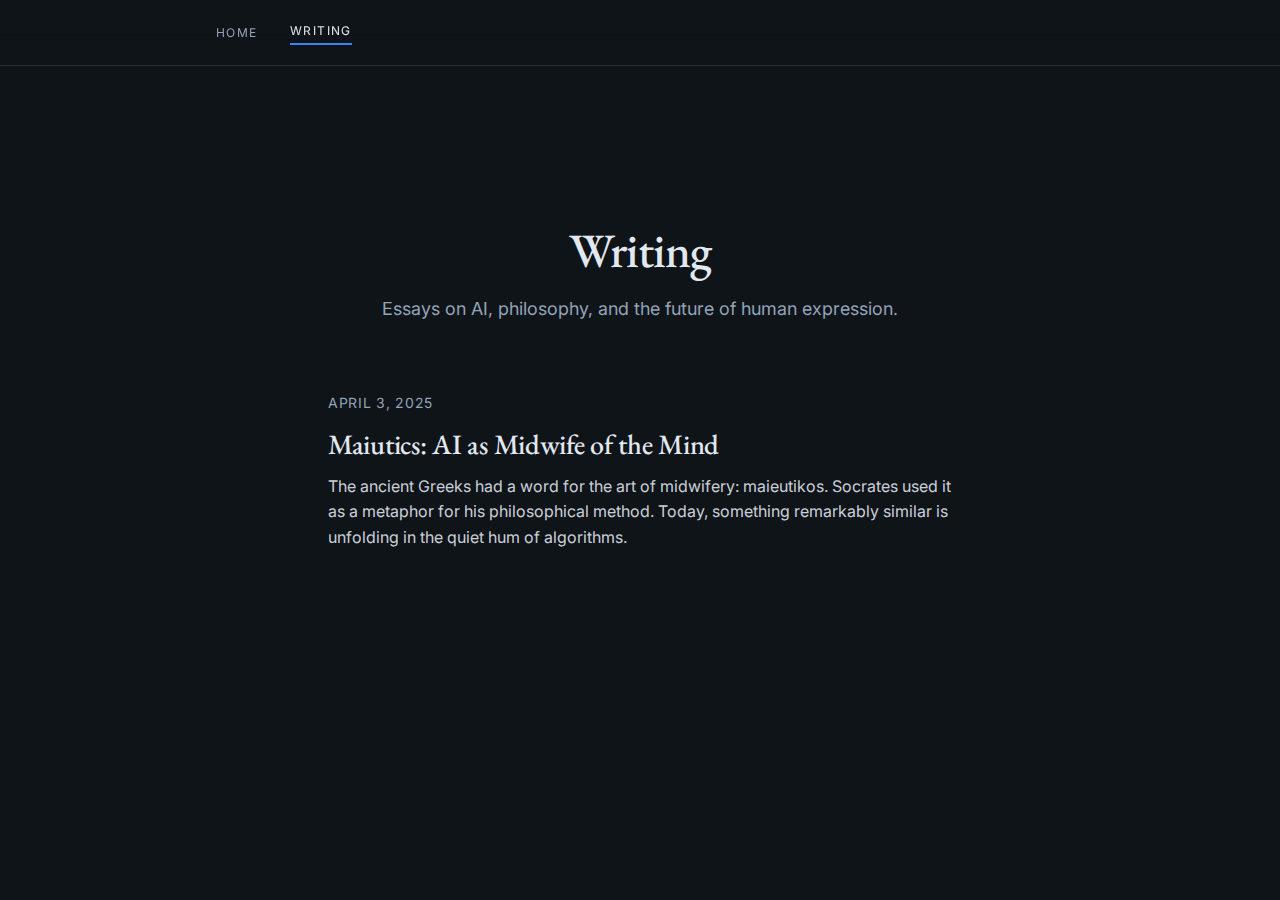
<file: writing.html>
<!DOCTYPE html>
<html lang="en">
<head>
    <meta charset="UTF-8">
    <meta name="viewport" content="width=device-width, initial-scale=1">
    <meta name="description" content="Writing by Shafkat Rahman — essays on AI, philosophy, and technology.">
    <title>Writing — Shafkat Rahman</title>
    <link rel="preconnect" href="https://fonts.googleapis.com">
    <link rel="preconnect" href="https://fonts.gstatic.com" crossorigin>
    <link href="https://fonts.googleapis.com/css2?family=EB+Garamond:wght@500&family=Inter:wght@400;500;600&display=swap" rel="stylesheet">
    <link rel="stylesheet" href="style.css?v=2">
</head>
<body>
    <header class="site-nav" aria-label="Primary">
        <div class="container nav-inner">
            <a class="nav-link" href="/">Home</a>
            <a class="nav-link nav-link-active" href="/writing">Writing</a>
        </div>
    </header>

    <main class="writing-page">
        <div class="container writing-container animate-fade-in">
            <div class="writing-header animate-slide-up">
                <h1>Writing</h1>
                <p class="writing-intro">Essays on AI, philosophy, and the future of human expression.</p>
            </div>

            <div class="writing-list animate-slide-up-delay">
                <article class="writing-item">
                    <a href="/writing/maiutics.html" class="writing-link">
                        <div class="writing-meta">
                            <time datetime="2025-04-03">April 3, 2025</time>
                        </div>
                        <h2 class="writing-title">Maiutics: AI as Midwife of the Mind</h2>
                        <p class="writing-excerpt">
                            The ancient Greeks had a word for the art of midwifery: maieutikos. Socrates used it as a metaphor for his philosophical method. Today, something remarkably similar is unfolding in the quiet hum of algorithms.
                        </p>
                    </a>
                </article>
            </div>
        </div>
    </main>
</body>
</html>
</file>
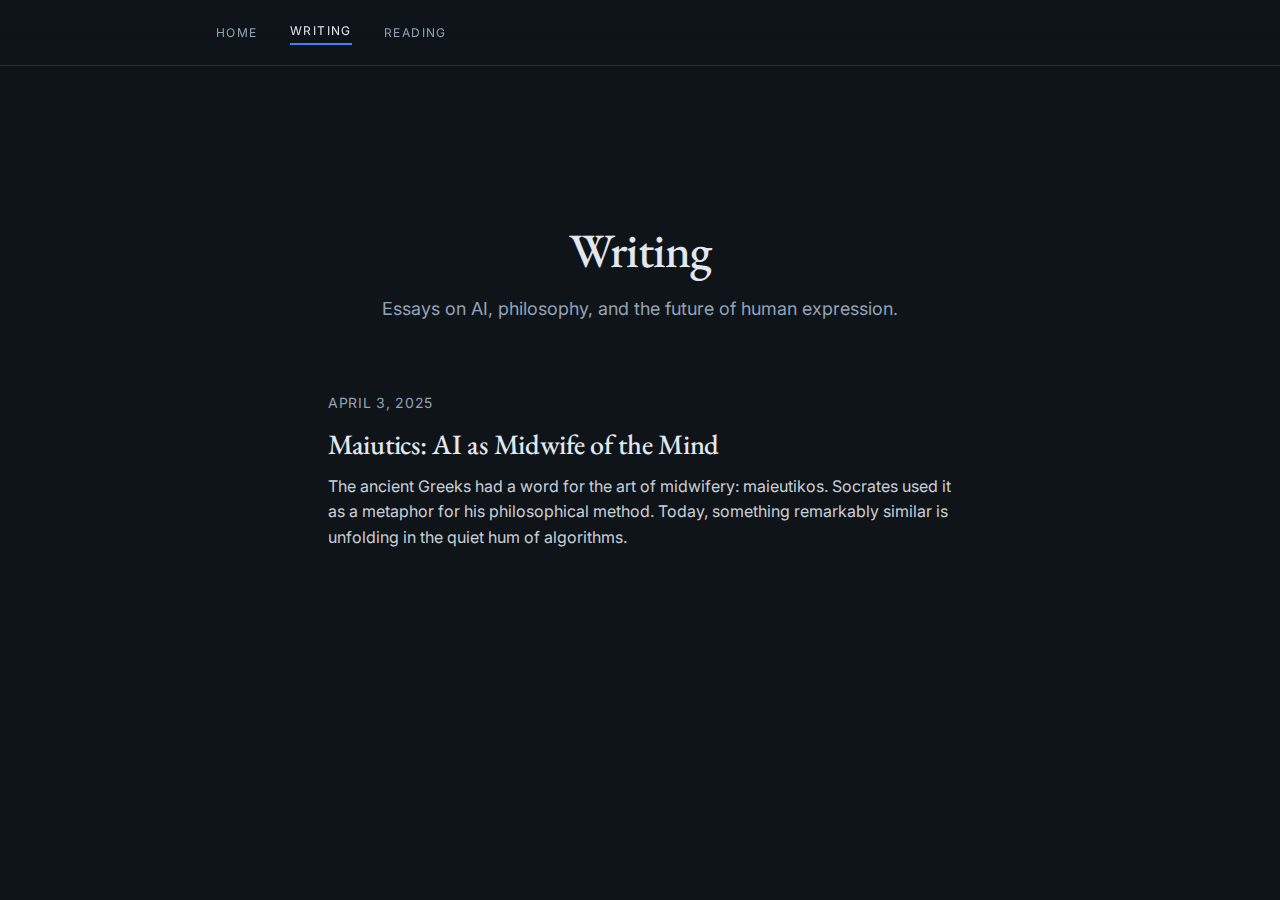
<file: docs/writing.html>
<!DOCTYPE html>
<html lang="en">
<head>
    <meta charset="UTF-8">
    <meta name="viewport" content="width=device-width, initial-scale=1">
    <meta name="description" content="Writing by Shafkat Rahman — essays on AI, philosophy, and technology.">
    <title>Writing — Shafkat Rahman</title>
    <link rel="preconnect" href="https://fonts.googleapis.com">
    <link rel="preconnect" href="https://fonts.gstatic.com" crossorigin>
    <link href="https://fonts.googleapis.com/css2?family=EB+Garamond:wght@500&family=Inter:wght@400;500;600&display=swap" rel="stylesheet">
    <link rel="stylesheet" href="../style.css?v=2">
</head>
<body>
    <header class="site-nav" aria-label="Primary">
        <div class="container nav-inner">
            <a class="nav-link" href="/">Home</a>
            <a class="nav-link nav-link-active" href="/docs/writing.html">Writing</a>
            <a class="nav-link" href="/reading/">Reading</a>
        </div>
    </header>

    <main class="writing-page">
        <div class="container writing-container animate-fade-in">
            <div class="writing-header animate-slide-up">
                <h1>Writing</h1>
                <p class="writing-intro">Essays on AI, philosophy, and the future of human expression.</p>
            </div>

            <div class="writing-list animate-slide-up-delay">
                <article class="writing-item">
                    <a href="/docs/maiutics.html" class="writing-link">
                        <div class="writing-meta">
                            <time datetime="2025-04-03">April 3, 2025</time>
                        </div>
                        <h2 class="writing-title">Maiutics: AI as Midwife of the Mind</h2>
                        <p class="writing-excerpt">
                            The ancient Greeks had a word for the art of midwifery: maieutikos. Socrates used it as a metaphor for his philosophical method. Today, something remarkably similar is unfolding in the quiet hum of algorithms.
                        </p>
                    </a>
                </article>
            </div>
        </div>
    </main>
</body>
</html>
</file>
<file: style.css>
:root {
    /* Dark mode colors (default) */
    --background: #0f1419;
    --background-blur: rgba(15, 20, 25, 0.8);
    --foreground: #e2e8f0;
    --foreground-90: rgba(226, 232, 240, 0.9);
    --muted: #94a3b8;
    --muted-foreground: #94a3b8;
    --primary: #3b82f6;
    --primary-hover: rgba(59, 130, 246, 0.8);
    --border: rgba(148, 163, 184, 0.4);
    --muted-surface: rgba(148, 163, 184, 0.1);

    /* Fonts */
    --font-display: "EB Garamond", serif;
    --font-body: 'Inter', -apple-system, BlinkMacSystemFont, 'Segoe UI', Roboto, sans-serif;

    /* Radius */
    --radius: 0.25rem;
}

/* Light mode colors */
[data-theme="light"] {
    --background: #ffffff;
    --background-blur: rgba(255, 255, 255, 0.8);
    --foreground: #1e293b;
    --foreground-90: rgba(30, 41, 59, 0.9);
    --muted: #64748b;
    --muted-foreground: #64748b;
    --primary: #3b82f6;
    --primary-hover: rgba(59, 130, 246, 0.8);
    --border: rgba(100, 116, 139, 0.2);
    --muted-surface: rgba(100, 116, 139, 0.1);
}

*,
*::before,
*::after {
    box-sizing: border-box;
    border-color: var(--border);
}

html {
    font-size: 16px;
}

body {
    margin: 0;
    min-height: 100vh;
    background-color: var(--background);
    color: var(--foreground);
    font-family: var(--font-body);
    line-height: 1.75;
    display: flex;
    flex-direction: column;
    align-items: center;
    justify-content: center;
    -webkit-font-smoothing: antialiased;
    padding: 6rem 2rem 4rem;
}

a {
    color: var(--primary);
    text-decoration: none;
    transition: color 200ms ease;
}

a:hover,
a:focus-visible {
    color: var(--primary-hover);
    text-decoration: underline;
}

a:focus-visible {
    outline: 2px solid var(--primary);
    outline-offset: 4px;
}

.container {
    width: min(56rem, 100%);
    margin: 0 auto;
    padding: 0 1.5rem;
}

.site-nav {
    position: fixed;
    inset-inline: 0;
    top: 0;
    z-index: 100;
    background: linear-gradient(180deg, var(--background-blur), transparent);
    backdrop-filter: blur(12px);
    border-bottom: 1px solid rgba(148, 163, 184, 0.2);
}

.nav-inner {
    display: flex;
    justify-content: flex-start;
    gap: 2rem;
    align-items: center;
    padding: 1.25rem 1.5rem;
    max-width: 64rem;
}

.nav-link {
    font-size: 0.75rem;
    letter-spacing: 0.12em;
    text-transform: uppercase;
    color: var(--muted);
    transition: color 200ms ease;
}

.nav-link:hover,
.nav-link:focus-visible {
    color: var(--foreground);
    text-decoration: none;
}

.nav-link-active {
    color: var(--foreground);
    position: relative;
    padding-bottom: 0.25rem;
}

.nav-link-active::after {
    content: "";
    position: absolute;
    left: 0;
    right: 0;
    bottom: 0;
    height: 2px;
    background-color: var(--primary);
}

.hero {
    flex: 1;
    display: flex;
    width: 100%;
}

.hero-inner {
    margin: auto;
    max-width: 42rem;
    display: flex;
    flex-direction: column;
    gap: 3rem;
}

.hero-header h1 {
    margin: 0;
    font-family: var(--font-display);
    font-size: clamp(3rem, 8vw, 3.75rem);
    font-weight: 500;
    letter-spacing: -0.02em;
    line-height: 1.1;
    color: var(--foreground);
    text-align: center;
}

.hero-body {
    display: flex;
    flex-direction: column;
    gap: 2rem;
    color: var(--foreground-90);
    font-size: 1.125rem;
    text-align: center;
}

.hero-body p {
    margin: 0;
    line-height: 1.75;
}

.hero-body p.text-muted {
    font-size: 1rem;
    color: var(--muted-foreground);
}

.social-section {
    display: flex;
    flex-direction: column;
    gap: 1.5rem;
    padding-top: 2rem;
    border-top: 1px solid var(--border);
}

.social-links-icons {
    display: flex;
    align-items: center;
    justify-content: center;
    gap: 1.5rem;
}

.social-icon-link {
    display: inline-flex;
    align-items: center;
    justify-content: center;
    width: 2.5rem;
    height: 2.5rem;
    border-radius: var(--radius);
    color: var(--foreground);
    background-color: transparent;
    transition: all 200ms ease;
    position: relative;
}

.social-icon-link:hover,
.social-icon-link:focus-visible {
    background-color: var(--muted-surface);
    color: var(--primary);
    transform: translateY(-1px);
}

.social-icon-link:focus-visible {
    outline: 2px solid var(--primary);
    outline-offset: 2px;
}

.social-icon {
    width: 1.25rem;
    height: 1.25rem;
}

/* Legacy social links for compatibility */
.social-links {
    display: flex;
    flex-wrap: wrap;
    gap: 0.75rem;
    list-style: none;
    padding: 0;
    margin: 0;
}

.social-links a {
    display: inline-flex;
    align-items: center;
    gap: 0.5rem;
    padding: 0.65rem 1.1rem;
    border-radius: 999px;
    border: 1px solid transparent;
    color: var(--foreground);
    background-color: transparent;
    transition: border-color 200ms ease, background-color 200ms ease, transform 200ms ease;
}

.social-links a:hover,
.social-links a:focus-visible {
    background-color: var(--muted-surface);
    border-color: var(--border);
    transform: translateY(-1px);
}

.animate-fade-in {
    animation: fade-in 0.5s ease-out both;
}

.animate-slide-up {
    animation: slide-up 0.6s cubic-bezier(0.34, 1.56, 0.64, 1) both;
}

.animate-slide-up-delay {
    animation: slide-up 0.7s cubic-bezier(0.34, 1.56, 0.64, 1) 0.2s both;
}

.animate-slide-up-delay-2 {
    animation: slide-up 0.8s cubic-bezier(0.34, 1.56, 0.64, 1) 0.4s both;
}

@keyframes fade-in {
    from {
        opacity: 0;
    }
    to {
        opacity: 1;
    }
}

@keyframes slide-up {
    from {
        opacity: 0;
        transform: translateY(20px);
    }
    to {
        opacity: 1;
        transform: translateY(0);
    }
}

/* Additional responsive improvements */
@media (max-width: 640px) {
    .container {
        padding-left: 0.5rem;
        padding-right: 0.5rem;
    }

    .social-links-icons {
        gap: 1rem;
    }

    .social-icon-link {
        width: 2.25rem;
        height: 2.25rem;
    }
}

@media (max-width: 768px) {
    body {
        padding-top: 5.5rem;
        padding-bottom: 3rem;
    }

    .nav-inner {
        gap: 1.5rem;
        padding: 1rem 1.25rem;
    }

    .hero-inner {
        gap: 2.5rem;
    }

    .hero-body {
        font-size: 1.05rem;
    }

    .social-links {
        gap: 0.6rem;
    }

    .social-links a {
        padding: 0.6rem 1rem;
    }
}

@media (max-width: 480px) {
    .container {
        padding: 0 1rem;
    }

    .nav-inner {
        justify-content: center;
    }

    .hero-inner {
        gap: 2rem;
    }

    .hero-body {
        gap: 1.25rem;
    }
}

/* Writing Pages Styles */
.writing-page,
.article-page {
    flex: 1;
    display: flex;
    width: 100%;
    padding-top: 6rem;
}

.writing-container,
.article-container {
    max-width: 42rem;
    margin: 0 auto;
    padding: 2rem 1.5rem 4rem;
}

.writing-header {
    text-align: center;
    margin-bottom: 4rem;
}

.writing-header h1 {
    margin: 0 0 1rem 0;
    font-family: var(--font-display);
    font-size: clamp(2.5rem, 6vw, 3rem);
    font-weight: 500;
    letter-spacing: -0.02em;
    line-height: 1.1;
    color: var(--foreground);
}

.writing-intro {
    font-size: 1.125rem;
    color: var(--muted-foreground);
    margin: 0;
}

.writing-list {
    display: flex;
    flex-direction: column;
    gap: 3rem;
}

.writing-item {
    border-bottom: 1px solid var(--border);
    padding-bottom: 2rem;
}

.writing-item:last-child {
    border-bottom: none;
}

.writing-link {
    display: block;
    color: inherit;
    text-decoration: none;
    transition: transform 200ms ease;
}

.writing-link:hover {
    transform: translateX(4px);
}

.writing-meta {
    margin-bottom: 0.75rem;
}

.writing-meta time {
    font-size: 0.875rem;
    color: var(--muted-foreground);
    text-transform: uppercase;
    letter-spacing: 0.05em;
}

.writing-title {
    margin: 0 0 0.75rem 0;
    font-family: var(--font-display);
    font-size: 1.75rem;
    font-weight: 500;
    letter-spacing: -0.01em;
    line-height: 1.2;
    color: var(--foreground);
    transition: color 200ms ease;
}

.writing-link:hover .writing-title {
    color: var(--primary);
}

.writing-excerpt {
    margin: 0;
    font-size: 1rem;
    line-height: 1.6;
    color: var(--foreground-90);
}

/* Article Page Styles */
.article-header {
    text-align: center;
    margin-bottom: 3rem;
    padding-bottom: 2rem;
    border-bottom: 1px solid var(--border);
}

.article-header h1 {
    margin: 0 0 1rem 0;
    font-family: var(--font-display);
    font-size: clamp(2rem, 6vw, 2.5rem);
    font-weight: 500;
    letter-spacing: -0.02em;
    line-height: 1.2;
    color: var(--foreground);
}

.article-meta {
    display: flex;
    align-items: center;
    justify-content: center;
    gap: 1rem;
}

.article-meta time {
    font-size: 0.875rem;
    color: var(--muted-foreground);
    text-transform: uppercase;
    letter-spacing: 0.05em;
}

.article-content {
    font-size: 1.125rem;
    line-height: 1.75;
    color: var(--foreground-90);
}

.article-content p {
    margin: 0 0 1.5rem 0;
}

.article-content h2 {
    margin: 2.5rem 0 1rem 0;
    font-family: var(--font-display);
    font-size: 1.75rem;
    font-weight: 500;
    letter-spacing: -0.01em;
    line-height: 1.3;
    color: var(--foreground);
}

.article-content h3 {
    margin: 2rem 0 0.75rem 0;
    font-family: var(--font-display);
    font-size: 1.375rem;
    font-weight: 500;
    letter-spacing: -0.01em;
    line-height: 1.3;
    color: var(--foreground);
}

.article-content em {
    font-style: italic;
    color: var(--foreground);
}

.article-content strong {
    font-weight: 600;
    color: var(--foreground);
}

.article-content blockquote {
    margin: 2rem 0;
    padding-left: 1.5rem;
    border-left: 3px solid var(--primary);
    font-style: italic;
    color: var(--muted-foreground);
}

.article-content blockquote p {
    margin: 0.5rem 0;
}

.article-content figure {
    margin: 3rem 0;
}

.article-content figure.article-image {
    display: flex;
    flex-direction: column;
    align-items: center;
    margin: 3rem auto;
    max-width: 100%;
}

.article-content figure.article-image img {
    width: 100%;
    max-width: 800px;
    height: auto;
    border-radius: var(--radius);
    box-shadow: 0 4px 6px -1px rgba(0, 0, 0, 0.1), 0 2px 4px -1px rgba(0, 0, 0, 0.06);
}

.article-content img {
    max-width: 100%;
    height: auto;
    display: block;
    margin: 2rem auto;
    border-radius: var(--radius);
}

.article-quote {
    font-size: 1.25rem;
    font-style: italic;
    color: var(--muted-foreground);
    padding: 1.5rem 0;
    margin: 2rem 0;
    border-left: 3px solid var(--primary);
    padding-left: 1.5rem;
}

.article-footer {
    margin-top: 4rem;
    padding-top: 2rem;
    border-top: 1px solid var(--border);
}

.back-link {
    display: inline-flex;
    align-items: center;
    gap: 0.5rem;
    color: var(--muted-foreground);
    text-decoration: none;
    font-size: 0.9375rem;
    transition: color 200ms ease, transform 200ms ease;
}

.back-link:hover {
    color: var(--primary);
    transform: translateX(-4px);
}

@media (max-width: 768px) {
    .writing-container,
    .article-container {
        padding: 1.5rem 1rem 3rem;
    }

    .writing-header {
        margin-bottom: 3rem;
    }

    .writing-list {
        gap: 2rem;
    }

    .article-content {
        font-size: 1.0625rem;
    }

    .article-content h2 {
        font-size: 1.5rem;
        margin: 2rem 0 0.75rem 0;
    }

    .article-quote {
        font-size: 1.125rem;
        padding-left: 1rem;
        margin: 1.5rem 0;
    }
}

/* Theme Toggle Button */
.theme-toggle {
    position: fixed;
    top: 1.25rem;
    right: 1.5rem;
    z-index: 1000;
    background: var(--muted-surface);
    border: 1px solid var(--border);
    border-radius: 50%;
    width: 2.5rem;
    height: 2.5rem;
    display: flex;
    align-items: center;
    justify-content: center;
    cursor: pointer;
    transition: all 200ms ease;
    backdrop-filter: blur(12px);
}

.theme-toggle:hover {
    background: var(--primary);
    border-color: var(--primary);
    transform: scale(1.1);
}

.theme-toggle:focus-visible {
    outline: 2px solid var(--primary);
    outline-offset: 2px;
}

.theme-toggle svg {
    width: 1.25rem;
    height: 1.25rem;
    color: var(--foreground);
    transition: transform 300ms ease;
}

.theme-toggle:hover svg {
    color: white;
    transform: rotate(180deg);
}

/* Hide/show icons based on theme */
.theme-toggle .sun-icon {
    display: none;
}

[data-theme="light"] .theme-toggle .sun-icon {
    display: block;
}

[data-theme="light"] .theme-toggle .moon-icon {
    display: none;
}

@media (max-width: 768px) {
    .theme-toggle {
        top: 1rem;
        right: 1rem;
        width: 2.25rem;
        height: 2.25rem;
    }

    .theme-toggle svg {
        width: 1.125rem;
        height: 1.125rem;
    }
}

/* Research Article Styles */
.research-article {
    max-width: 50rem;
}

.research-article .article-content {
    font-size: 1.15rem;
    line-height: 1.8;
}

.research-article .article-content h2 {
    margin-top: 3rem;
    margin-bottom: 1.25rem;
    font-size: 1.875rem;
}

.research-article .article-content h3 {
    margin-top: 2.5rem;
    margin-bottom: 1rem;
    font-size: 1.5rem;
}

.research-article .article-content h4 {
    margin-top: 2rem;
    margin-bottom: 0.75rem;
    font-family: var(--font-display);
    font-size: 1.25rem;
    font-weight: 500;
    letter-spacing: -0.01em;
    line-height: 1.3;
    color: var(--foreground);
}

.research-article .article-content ul,
.research-article .article-content ol {
    margin: 1.5rem 0;
    padding-left: 1.75rem;
}

.research-article .article-content li {
    margin: 0.5rem 0;
}

.research-article .article-content code {
    font-family: 'Monaco', 'Courier New', monospace;
    font-size: 0.9em;
    background-color: var(--muted-surface);
    padding: 0.2em 0.4em;
    border-radius: 3px;
    color: var(--foreground);
}

/* Table Styles */
.table-wrapper {
    margin: 2.5rem 0;
    overflow-x: auto;
    -webkit-overflow-scrolling: touch;
}

.research-table {
    width: 100%;
    border-collapse: collapse;
    margin: 0;
    font-size: 0.95rem;
    background-color: var(--background);
}

.research-table caption {
    caption-side: top;
    text-align: left;
    font-family: var(--font-display);
    font-size: 1.125rem;
    font-weight: 500;
    color: var(--foreground);
    margin-bottom: 1rem;
    letter-spacing: -0.01em;
}

.research-table thead {
    background-color: #1f4e79;
}

[data-theme="light"] .research-table thead {
    background-color: #2e74b5;
}

.research-table th {
    padding: 0.875rem 1rem;
    text-align: left;
    font-weight: 600;
    color: #ffffff;
    border-bottom: 2px solid rgba(255, 255, 255, 0.3);
    font-size: 0.875rem;
    text-transform: uppercase;
    letter-spacing: 0.05em;
}

.research-table td {
    padding: 0.75rem 1rem;
    border-bottom: 1px solid var(--border);
    color: var(--foreground-90);
}

.research-table tbody tr:nth-child(even) {
    background-color: var(--muted-surface);
}

.research-table tbody tr:hover {
    background-color: rgba(59, 130, 246, 0.05);
}

.table-source {
    margin-top: 0.75rem;
    font-size: 0.8125rem;
    font-style: italic;
    color: var(--muted-foreground);
    text-align: center;
}

/* Category Title Styles */
.category-title {
    font-size: 0.75rem;
    font-weight: 600;
    letter-spacing: 0.15em;
    text-transform: uppercase;
    color: var(--muted-foreground);
    margin: 3rem 0 1.5rem 0;
    padding-bottom: 0.5rem;
    border-bottom: 1px solid var(--border);
}

.category-title:first-child {
    margin-top: 0;
}

/* Subtitle styles for research articles */
.article-subtitle {
    font-size: 1.125rem;
    color: var(--muted-foreground);
    margin: 0.5rem 0 0 0;
    line-height: 1.5;
}

@media (max-width: 768px) {
    .research-article .article-content {
        font-size: 1.0625rem;
    }

    .research-article .article-content h2 {
        font-size: 1.625rem;
        margin-top: 2.5rem;
    }

    .research-article .article-content h3 {
        font-size: 1.375rem;
        margin-top: 2rem;
    }

    .research-table {
        font-size: 0.875rem;
    }

    .research-table th,
    .research-table td {
        padding: 0.65rem 0.75rem;
    }

    .research-table caption {
        font-size: 1rem;
    }

    .table-wrapper {
        margin: 2rem -0.5rem;
        padding: 0 0.5rem;
    }
}

@media (max-width: 480px) {
    .research-table {
        font-size: 0.8125rem;
    }

    .research-table th,
    .research-table td {
        padding: 0.5rem 0.6rem;
    }
}

/* ==================== */
/* Category Collapse    */
/* Editorial/Literary Aesthetic */
/* ==================== */

.category-section {
    margin-bottom: 3rem;
    position: relative;
}

.category-section:last-child {
    margin-bottom: 0;
}

/* Decorative spine/binding element on the left */
.category-section::before {
    content: '';
    position: absolute;
    left: -1.5rem;
    top: 0;
    width: 2px;
    height: 100%;
    background: linear-gradient(to bottom,
        transparent 0%,
        var(--border) 5%,
        var(--border) 95%,
        transparent 100%);
    opacity: 0.4;
}

.category-header {
    width: 100%;
    display: flex;
    align-items: center;
    justify-content: space-between;
    padding: 1.5rem 2rem 1.5rem 1.75rem;
    background: transparent;
    border: none;
    border-top: 1px solid var(--border);
    border-bottom: 1px solid transparent;
    cursor: pointer;
    transition: all 400ms cubic-bezier(0.23, 1, 0.32, 1);
    position: relative;
    overflow: visible;
}

/* Ornamental corner detail */
.category-header::after {
    content: '◆';
    position: absolute;
    left: 0.25rem;
    top: 50%;
    transform: translateY(-50%);
    font-size: 0.5rem;
    color: var(--muted-foreground);
    opacity: 0;
    transition: all 300ms ease;
}

.category-header:hover::after {
    opacity: 0.6;
    left: 0.5rem;
}

/* Subtle paper texture on hover */
.category-header::before {
    content: '';
    position: absolute;
    inset: -1px;
    background:
        radial-gradient(circle at 20% 50%, var(--muted-surface) 0%, transparent 50%),
        radial-gradient(circle at 80% 50%, var(--muted-surface) 0%, transparent 50%);
    opacity: 0;
    transition: opacity 400ms ease;
    pointer-events: none;
    z-index: -1;
}

.category-header:hover::before {
    opacity: 0.3;
}

.category-header:hover {
    border-bottom-color: var(--border);
    padding-left: 2.25rem;
    background: linear-gradient(90deg,
        transparent 0%,
        var(--muted-surface) 50%,
        transparent 100%);
    background-size: 200% 100%;
    background-position: 0% 0%;
    animation: shimmer 2s ease-in-out infinite;
}

@keyframes shimmer {
    0%, 100% { background-position: 0% 0%; }
    50% { background-position: 100% 0%; }
}

.category-header:focus-visible {
    outline: 2px solid var(--primary);
    outline-offset: 4px;
    border-bottom-color: var(--primary);
}

.category-header:active {
    transform: scale(0.995);
}

.category-header-content {
    display: flex;
    align-items: baseline;
    gap: 1rem;
}

.category-header .category-title {
    margin: 0;
    padding: 0;
    border: none;
    font-family: var(--font-display);
    font-size: 1.5rem;
    font-weight: 500;
    letter-spacing: 0.02em;
    text-transform: none;
    color: var(--foreground);
    transition: all 300ms ease;
    position: relative;
}

/* Subtle underline decoration */
.category-header .category-title::after {
    content: '';
    position: absolute;
    bottom: -2px;
    left: 0;
    width: 0;
    height: 1px;
    background: var(--primary);
    transition: width 400ms cubic-bezier(0.23, 1, 0.32, 1);
}

.category-header:hover .category-title::after {
    width: 100%;
}

/* Editorial-style page number */
.category-count {
    display: inline-flex;
    align-items: baseline;
    font-family: var(--font-display);
    font-size: 0.875rem;
    color: var(--muted-foreground);
    transition: all 300ms ease;
    position: relative;
    font-variant-numeric: oldstyle-nums;
}

.category-count::before {
    content: '·';
    margin-right: 0.5rem;
    opacity: 0.5;
}

.category-count::after {
    content: attr(data-label);
    margin-left: 0.35rem;
    font-size: 0.75rem;
    opacity: 0.7;
    font-style: italic;
}

.category-header:hover .category-count {
    color: var(--primary);
    transform: translateX(2px);
}

/* Chevron - styled as a page corner fold */
.category-chevron {
    width: 1.125rem;
    height: 1.125rem;
    color: var(--muted-foreground);
    transition: all 500ms cubic-bezier(0.23, 1, 0.32, 1);
    flex-shrink: 0;
    opacity: 0.6;
}

.category-header:hover .category-chevron {
    color: var(--primary);
    opacity: 1;
}

.category-header[aria-expanded="true"] .category-chevron {
    transform: rotate(180deg) scale(0.9);
    opacity: 0.5;
}

/* Collapsible content - page unfold effect */
.category-content {
    overflow: hidden;
    transition: all 600ms cubic-bezier(0.23, 1, 0.32, 1);
    position: relative;
}

/* Fold line effect */
.category-content::before {
    content: '';
    position: absolute;
    top: 0;
    left: 0;
    right: 0;
    height: 1px;
    background: linear-gradient(90deg,
        transparent 0%,
        var(--border) 20%,
        var(--border) 80%,
        transparent 100%);
    opacity: 0;
    transition: opacity 400ms ease;
}

.category-content:not([hidden])::before {
    opacity: 0.3;
}

.category-content[hidden] {
    display: block;
    max-height: 0;
    opacity: 0;
    margin-top: 0;
    transform: perspective(1000px) rotateX(-2deg);
    transform-origin: top center;
}

.category-content:not([hidden]) {
    max-height: 5000px;
    opacity: 1;
    margin-top: 2.5rem;
    padding-top: 2rem;
    transform: perspective(1000px) rotateX(0deg);
    animation: page-unfold 600ms cubic-bezier(0.23, 1, 0.32, 1);
}

@keyframes page-unfold {
    0% {
        max-height: 0;
        opacity: 0;
        transform: perspective(1000px) rotateX(-3deg);
        filter: blur(2px);
    }
    40% {
        opacity: 0.3;
    }
    100% {
        max-height: 5000px;
        opacity: 1;
        transform: perspective(1000px) rotateX(0deg);
        filter: blur(0);
    }
}

/* Stagger article animations - elegant cascade */
.category-content .writing-item {
    animation: article-reveal 700ms cubic-bezier(0.23, 1, 0.32, 1) both;
    border-left: 2px solid transparent;
    padding-left: 1rem;
    margin-left: -1rem;
    transition: border-color 300ms ease;
}

.category-content .writing-item:hover {
    border-left-color: var(--primary);
}

.category-content .writing-item:nth-child(1) {
    animation-delay: 100ms;
}

.category-content .writing-item:nth-child(2) {
    animation-delay: 200ms;
}

.category-content .writing-item:nth-child(3) {
    animation-delay: 300ms;
}

.category-content .writing-item:nth-child(4) {
    animation-delay: 400ms;
}

@keyframes article-reveal {
    0% {
        opacity: 0;
        transform: translateY(20px) translateX(-10px);
    }
    60% {
        opacity: 0.8;
    }
    100% {
        opacity: 1;
        transform: translateY(0) translateX(0);
    }
}

/* Reduced motion support */
@media (prefers-reduced-motion: reduce) {
    .category-header,
    .category-content,
    .category-chevron,
    .category-count,
    .category-content .writing-item {
        animation: none !important;
        transition: none !important;
    }

    .category-header::after,
    .category-header::before {
        display: none;
    }

    .category-content[hidden] {
        transform: none;
    }

    .category-content:not([hidden]) {
        transform: none;
    }
}

/* Mobile responsive - maintain editorial sophistication */
@media (max-width: 768px) {
    .category-section {
        margin-bottom: 2.5rem;
    }

    .category-section::before {
        left: -1rem;
    }

    .category-header {
        padding: 1.25rem 1.5rem 1.25rem 1.5rem;
    }

    .category-header:hover {
        padding-left: 2rem;
    }

    .category-header-content {
        gap: 0.75rem;
    }

    .category-header .category-title {
        font-size: 1.25rem;
    }

    .category-count {
        font-size: 0.8125rem;
    }

    .category-count::after {
        font-size: 0.6875rem;
    }

    .category-chevron {
        width: 1rem;
        height: 1rem;
    }

    .category-content:not([hidden]) {
        margin-top: 2rem;
        padding-top: 1.5rem;
    }

    .category-content .writing-item {
        padding-left: 0.75rem;
        margin-left: -0.75rem;
    }
}

@media (max-width: 480px) {
    .category-section {
        margin-bottom: 2rem;
    }

    .category-section::before {
        display: none;
    }

    .category-header {
        padding: 1rem 1.25rem;
    }

    .category-header::after {
        display: none;
    }

    .category-header:hover {
        padding-left: 1.25rem;
    }

    .category-header .category-title {
        font-size: 1.125rem;
        letter-spacing: 0.01em;
    }

    .category-count {
        font-size: 0.75rem;
    }

    .category-count::before {
        margin-right: 0.35rem;
    }

    .category-count::after {
        display: none;
    }

    .category-content:not([hidden]) {
        margin-top: 1.5rem;
        padding-top: 1.25rem;
    }

    .category-content .writing-item {
        padding-left: 0.5rem;
        margin-left: -0.5rem;
    }
}

/* ==================== */
/* Article Enhancements */
/* Editorial Typography & Distinctive Features */
/* ==================== */

/* Dropcap - First letter treatment for essays */
.article-content > p:first-of-type::first-letter {
    float: left;
    font-family: var(--font-display);
    font-size: 4.5rem;
    line-height: 0.85;
    margin: 0.1em 0.15em 0 0;
    color: var(--primary);
    font-weight: 500;
}

/* Enhanced subtitle */
.article-subtitle {
    font-family: var(--font-display);
    font-size: 1.25rem;
    line-height: 1.6;
    color: var(--muted-foreground);
    margin-top: 1rem;
    font-weight: 400;
}

/* Pull quotes - Extract key passages */
.pull-quote {
    font-family: var(--font-display);
    font-size: 1.75rem;
    line-height: 1.4;
    color: var(--foreground);
    margin: 3rem 0;
    padding: 2rem 0;
    border-top: 1px solid var(--border);
    border-bottom: 1px solid var(--border);
    font-style: italic;
    position: relative;
}

.pull-quote::before {
    content: '"';
    position: absolute;
    left: -0.5em;
    top: 1.5rem;
    font-size: 4rem;
    color: var(--primary);
    opacity: 0.3;
    font-family: var(--font-display);
}

.pull-quote cite {
    display: block;
    margin-top: 1rem;
    font-size: 0.875rem;
    font-style: normal;
    color: var(--muted-foreground);
    text-align: right;
}

/* Enhanced blockquotes with ornamental quotes */
blockquote {
    position: relative;
    margin: 2.5rem 0;
    padding: 1.5rem 2rem 1.5rem 3rem;
    border-left: 3px solid var(--primary);
    background: linear-gradient(90deg, var(--muted-surface) 0%, transparent 100%);
    font-style: italic;
}

blockquote::before {
    content: '"';
    position: absolute;
    left: 0.5rem;
    top: 0.25rem;
    font-family: var(--font-display);
    font-size: 3rem;
    color: var(--primary);
    opacity: 0.4;
    line-height: 1;
}

blockquote p {
    margin: 0;
}

blockquote strong {
    font-style: normal;
    color: var(--foreground);
}

/* Section ornaments - Decorative dividers */
.section-ornament {
    text-align: center;
    margin: 4rem 0;
    color: var(--muted-foreground);
    opacity: 0.5;
    font-size: 1rem;
    letter-spacing: 0.5em;
}

.section-ornament::before {
    content: '◆  ◆  ◆';
}

/* Enhanced figures and images */
.article-image {
    margin: 3rem 0;
    text-align: center;
}

.article-image img {
    max-width: 100%;
    height: auto;
    border-radius: var(--radius);
    box-shadow: 0 8px 24px rgba(0, 0, 0, 0.15);
}

.article-image figcaption {
    margin-top: 1rem;
    font-family: var(--font-display);
    font-size: 0.9375rem;
    color: var(--muted-foreground);
    font-style: italic;
}

/* Reading progress indicator */
.reading-progress {
    position: fixed;
    top: 0;
    left: 0;
    width: 0%;
    height: 3px;
    background: linear-gradient(90deg, var(--primary) 0%, var(--primary-hover) 100%);
    z-index: 1000;
    transition: width 150ms ease-out;
}

/* Data callout boxes - For key statistics in research articles */
.data-callout {
    margin: 2.5rem 0;
    padding: 1.75rem 2rem;
    background: var(--muted-surface);
    border-left: 4px solid var(--primary);
    border-radius: 0 var(--radius) var(--radius) 0;
    position: relative;
}

.data-callout::before {
    content: '';
    position: absolute;
    inset: 0;
    background: radial-gradient(circle at top right, var(--primary), transparent 70%);
    opacity: 0.05;
    pointer-events: none;
}

.data-callout-title {
    font-family: var(--font-display);
    font-size: 0.875rem;
    text-transform: uppercase;
    letter-spacing: 0.1em;
    color: var(--primary);
    margin-bottom: 0.75rem;
    font-weight: 600;
}

.data-callout-value {
    font-family: var(--font-display);
    font-size: 2.25rem;
    line-height: 1.2;
    color: var(--foreground);
    font-weight: 500;
    margin-bottom: 0.5rem;
}

.data-callout-description {
    font-size: 0.9375rem;
    color: var(--muted-foreground);
    line-height: 1.6;
}

/* Enhanced research tables */
.research-table {
    position: relative;
}

.research-table caption {
    font-family: var(--font-display);
    font-size: 1rem;
    font-weight: 500;
    text-align: left;
    margin-bottom: 1rem;
    color: var(--foreground);
}

.research-table thead th {
    position: relative;
    font-family: var(--font-display);
    font-weight: 500;
    letter-spacing: 0.05em;
}

.research-table thead th::after {
    content: '';
    position: absolute;
    bottom: 0;
    left: 0;
    right: 0;
    height: 2px;
    background: var(--primary);
}

.research-table tbody tr:hover {
    background: var(--muted-surface);
    transition: background 200ms ease;
}

.research-table tbody tr:hover td:first-child {
    color: var(--primary);
    transition: color 200ms ease;
}

/* Executive summary styling */
.executive-summary {
    margin: 3rem 0;
    padding: 2.5rem;
    background: linear-gradient(135deg, var(--muted-surface) 0%, transparent 100%);
    border: 1px solid var(--border);
    border-radius: var(--radius);
    position: relative;
    overflow: hidden;
}

.executive-summary::before {
    content: '';
    position: absolute;
    top: 0;
    left: 0;
    width: 4px;
    height: 100%;
    background: var(--primary);
}

.executive-summary h2:first-child {
    margin-top: 0;
    font-size: 1.5rem;
}

/* Key insights box */
.insight-box {
    margin: 2.5rem 0;
    padding: 1.5rem 2rem;
    background: var(--background);
    border: 1px solid var(--border);
    border-radius: var(--radius);
    box-shadow: 0 4px 12px rgba(0, 0, 0, 0.08);
}

.insight-box::before {
    content: '✦';
    display: block;
    font-size: 1.5rem;
    color: var(--primary);
    margin-bottom: 1rem;
    opacity: 0.6;
}

.insight-box-title {
    font-family: var(--font-display);
    font-size: 1.125rem;
    font-weight: 500;
    margin-bottom: 1rem;
    color: var(--foreground);
}

/* Article quote callouts - highlighted passages */
.article-quote {
    font-family: var(--font-display);
    font-size: 1.375rem;
    line-height: 1.5;
    margin: 2.5rem 0;
    padding: 1.5rem 2rem;
    background: linear-gradient(90deg, var(--muted-surface) 0%, transparent 100%);
    border-left: 3px solid var(--primary);
    font-style: italic;
    color: var(--foreground-90);
}

/* Smooth scroll behavior */
html {
    scroll-behavior: smooth;
}

/* Anchor links within articles */
.article-content h2[id],
.article-content h3[id] {
    scroll-margin-top: 6rem;
}

/* Scroll-triggered fade-in animations */
@keyframes fade-in-up-scroll {
    from {
        opacity: 0;
        transform: translateY(30px);
    }
    to {
        opacity: 1;
        transform: translateY(0);
    }
}

.scroll-reveal {
    animation: fade-in-up-scroll 0.8s cubic-bezier(0.23, 1, 0.32, 1) both;
}

/* Article metadata enhancement */
.article-meta {
    display: flex;
    align-items: center;
    gap: 1rem;
    margin-top: 1.5rem;
    font-size: 0.9375rem;
    color: var(--muted-foreground);
}

.article-meta::before {
    content: '';
    width: 2rem;
    height: 1px;
    background: var(--border);
}

.article-meta time {
    font-family: var(--font-display);
    font-style: italic;
}

/* Reading time estimate */
.reading-time {
    display: inline-flex;
    align-items: center;
    gap: 0.5rem;
    color: var(--muted-foreground);
    font-size: 0.875rem;
}

.reading-time::before {
    content: '·';
}

/* Responsive refinements for article enhancements */
@media (max-width: 768px) {
    .article-content > p:first-of-type::first-letter {
        font-size: 3.5rem;
        margin: 0.05em 0.1em 0 0;
    }

    .pull-quote {
        font-size: 1.375rem;
        padding: 1.5rem 0;
        margin: 2rem 0;
    }

    .pull-quote::before {
        font-size: 3rem;
        top: 1rem;
    }

    blockquote {
        padding: 1.25rem 1.5rem 1.25rem 2.5rem;
    }

    blockquote::before {
        font-size: 2.5rem;
    }

    .data-callout {
        padding: 1.5rem;
    }

    .data-callout-value {
        font-size: 1.875rem;
    }

    .article-quote {
        font-size: 1.125rem;
        padding: 1.25rem 1.5rem;
    }

    .insight-box {
        padding: 1.25rem 1.5rem;
    }
}

@media (max-width: 480px) {
    .article-content > p:first-of-type::first-letter {
        font-size: 3rem;
    }

    .pull-quote {
        font-size: 1.125rem;
        margin: 1.5rem 0;
    }

    .pull-quote::before {
        display: none;
    }

    .article-subtitle {
        font-size: 1.125rem;
    }

    .section-ornament {
        margin: 3rem 0;
        font-size: 0.875rem;
    }

    .data-callout-value {
        font-size: 1.5rem;
    }
}

/* ==================== */
/* Research Article Special Boxes */
/* Editorial Sophistication: Bloomberg Terminal × The Economist */
/* ==================== */

/* Shared box styling with refined depth */
.key-insight,
.highlight-box,
.warning-box,
.economics-box {
    position: relative;
    padding: 2rem 2.5rem;
    margin: 3rem 0;
    border-radius: 2px;
    overflow: hidden;
    transition: all 400ms cubic-bezier(0.23, 1, 0.32, 1);
    box-shadow:
        0 1px 2px rgba(0, 0, 0, 0.04),
        0 4px 8px rgba(0, 0, 0, 0.02);
}

.key-insight:hover,
.highlight-box:hover,
.warning-box:hover,
.economics-box:hover {
    box-shadow:
        0 2px 4px rgba(0, 0, 0, 0.08),
        0 8px 16px rgba(0, 0, 0, 0.04);
    transform: translateY(-1px);
}

/* Subtle noise texture overlay for premium feel */
.key-insight::after,
.highlight-box::after,
.warning-box::after,
.economics-box::after {
    content: '';
    position: absolute;
    inset: 0;
    background-image:
        repeating-linear-gradient(0deg, transparent, transparent 2px, rgba(255, 255, 255, 0.01) 2px, rgba(255, 255, 255, 0.01) 4px);
    pointer-events: none;
    mix-blend-mode: overlay;
    opacity: 0.3;
}

/* Key Insight Box - Primary highlight with animated accent */
.key-insight {
    background: linear-gradient(135deg,
        rgba(59, 130, 246, 0.12) 0%,
        rgba(139, 92, 246, 0.08) 100%);
    border-left: 3px solid transparent;
    border-image: linear-gradient(180deg, #3b82f6 0%, #8b5cf6 100%) 1;
    font-size: 1.0625rem;
    line-height: 1.75;
}

[data-theme="light"] .key-insight {
    background: linear-gradient(135deg,
        rgba(59, 130, 246, 0.06) 0%,
        rgba(139, 92, 246, 0.04) 100%);
}

/* Decorative corner accent */
.key-insight::before {
    content: '';
    position: absolute;
    top: 0;
    left: 0;
    width: 48px;
    height: 48px;
    background: linear-gradient(135deg, var(--primary) 0%, transparent 100%);
    opacity: 0.15;
    clip-path: polygon(0 0, 100% 0, 0 100%);
}

/* Animated pulse on key insights */
@keyframes insight-pulse {
    0%, 100% {
        border-image-source: linear-gradient(180deg, #3b82f6 0%, #8b5cf6 100%);
    }
    50% {
        border-image-source: linear-gradient(180deg, #8b5cf6 0%, #3b82f6 100%);
    }
}

.key-insight {
    animation: insight-pulse 8s ease-in-out infinite;
}

.key-insight strong {
    color: var(--primary);
    font-weight: 600;
    position: relative;
}

.key-insight strong::after {
    content: '';
    position: absolute;
    bottom: -2px;
    left: 0;
    width: 100%;
    height: 1px;
    background: linear-gradient(90deg, var(--primary) 0%, transparent 100%);
    opacity: 0.4;
}

/* Highlight Box - Informational with corner brackets */
.highlight-box {
    background: rgba(59, 130, 246, 0.06);
    border-left: 3px solid var(--primary);
    border-top: 1px solid rgba(59, 130, 246, 0.2);
    border-right: 1px solid rgba(59, 130, 246, 0.1);
    border-bottom: 1px solid rgba(59, 130, 246, 0.15);
}

[data-theme="light"] .highlight-box {
    background: rgba(59, 130, 246, 0.04);
}

/* Terminal-style corner brackets */
.highlight-box::before {
    content: '┌';
    position: absolute;
    top: 0.75rem;
    left: 0.75rem;
    font-size: 1.25rem;
    color: var(--primary);
    opacity: 0.4;
    font-family: 'Monaco', monospace;
    line-height: 1;
}

.highlight-box h4 {
    margin: 0 0 1rem 0;
    color: var(--primary);
    font-size: 0.875rem;
    font-weight: 600;
    text-transform: uppercase;
    letter-spacing: 0.1em;
    font-family: var(--font-body);
}

/* Warning Box - Critical information with attention signal */
.warning-box {
    background:
        linear-gradient(90deg, rgba(239, 68, 68, 0.08) 0%, rgba(239, 68, 68, 0.04) 100%);
    border-left: 3px solid #ef4444;
    border-top: 1px solid rgba(239, 68, 68, 0.2);
}

[data-theme="light"] .warning-box {
    background:
        linear-gradient(90deg, rgba(239, 68, 68, 0.05) 0%, rgba(239, 68, 68, 0.02) 100%);
}

/* Animated warning indicator */
.warning-box::before {
    content: '⚠';
    position: absolute;
    top: 1.75rem;
    right: 1.75rem;
    font-size: 1.5rem;
    opacity: 0.25;
    animation: warning-pulse 2s ease-in-out infinite;
}

@keyframes warning-pulse {
    0%, 100% { opacity: 0.25; transform: scale(1); }
    50% { opacity: 0.4; transform: scale(1.05); }
}

.warning-box h4 {
    margin: 0 0 1rem 0;
    color: #ef4444;
    font-size: 0.875rem;
    font-weight: 700;
    text-transform: uppercase;
    letter-spacing: 0.08em;
    font-family: var(--font-body);
}

/* Economics Box - Financial data with grid aesthetic */
.economics-box {
    background: rgba(16, 185, 129, 0.06);
    border-left: 3px solid #10b981;
    border-top: 1px solid rgba(16, 185, 129, 0.2);
}

[data-theme="light"] .economics-box {
    background: rgba(16, 185, 129, 0.04);
}

/* Subtle grid pattern for data aesthetic */
.economics-box::after {
    background-image:
        linear-gradient(rgba(16, 185, 129, 0.03) 1px, transparent 1px),
        linear-gradient(90deg, rgba(16, 185, 129, 0.03) 1px, transparent 1px);
    background-size: 20px 20px;
    mix-blend-mode: normal;
    opacity: 0.5;
}

.economics-box h4 {
    margin: 0 0 1rem 0;
    color: #10b981;
    font-size: 0.875rem;
    font-weight: 600;
    text-transform: uppercase;
    letter-spacing: 0.1em;
    font-family: var(--font-body);
}

/* Calculation Box - Terminal aesthetic with monospace perfection */
.calculation {
    background: rgba(251, 191, 36, 0.05);
    padding: 1.5rem 2rem;
    margin: 2rem 0;
    font-family: 'SF Mono', 'Monaco', 'Cascadia Code', 'Courier New', monospace;
    font-size: 0.9375rem;
    line-height: 1.7;
    border: 1px solid rgba(251, 191, 36, 0.25);
    border-radius: 3px;
    position: relative;
    overflow: hidden;
    box-shadow:
        inset 0 1px 2px rgba(0, 0, 0, 0.05),
        0 1px 3px rgba(0, 0, 0, 0.03);
}

[data-theme="light"] .calculation {
    background: rgba(251, 191, 36, 0.04);
    border-color: rgba(251, 191, 36, 0.3);
}

/* Terminal cursor effect */
.calculation::before {
    content: '>';
    position: absolute;
    left: 0.75rem;
    top: 0.75rem;
    color: #f59e0b;
    font-weight: 700;
    opacity: 0.5;
    font-size: 0.875rem;
}

.calculation::after {
    content: '';
    position: absolute;
    inset: 0;
    background:
        repeating-linear-gradient(
            0deg,
            transparent,
            transparent 2px,
            rgba(251, 191, 36, 0.02) 2px,
            rgba(251, 191, 36, 0.02) 4px
        );
    pointer-events: none;
}

.calculation strong {
    color: #f59e0b;
    font-weight: 700;
}

/* Section Introduction - Refined editorial lead */
.section-intro {
    font-size: 1.1875rem;
    color: var(--muted-foreground);
    margin-bottom: 2.5rem;
    font-style: italic;
    line-height: 1.75;
    position: relative;
    padding-left: 2rem;
    border-left: 2px solid var(--border);
}

.section-intro::before {
    content: '"';
    position: absolute;
    left: -0.5rem;
    top: -0.5rem;
    font-size: 4rem;
    font-family: var(--font-display);
    color: var(--primary);
    opacity: 0.15;
    line-height: 1;
}

/* Table of Contents - Interactive navigation instrument */
.toc {
    background:
        linear-gradient(135deg,
            rgba(59, 130, 246, 0.03) 0%,
            transparent 100%);
    padding: 2.5rem;
    margin: 3.5rem 0;
    border: 1px solid var(--border);
    border-radius: 3px;
    position: relative;
    overflow: hidden;
    box-shadow:
        0 2px 8px rgba(0, 0, 0, 0.04),
        inset 0 1px 0 rgba(255, 255, 255, 0.05);
}

[data-theme="light"] .toc {
    background:
        linear-gradient(135deg,
            rgba(59, 130, 246, 0.02) 0%,
            transparent 100%);
}

/* Corner accent marks */
.toc::before,
.toc::after {
    content: '';
    position: absolute;
    width: 24px;
    height: 24px;
    border: 2px solid var(--primary);
    opacity: 0.2;
}

.toc::before {
    top: 1rem;
    left: 1rem;
    border-right: none;
    border-bottom: none;
}

.toc::after {
    bottom: 1rem;
    right: 1rem;
    border-left: none;
    border-top: none;
}

.toc h3 {
    margin: 0 0 1.75rem 0;
    font-size: 1.125rem;
    font-weight: 600;
    color: var(--foreground);
    text-transform: uppercase;
    letter-spacing: 0.08em;
    font-family: var(--font-body);
    position: relative;
    padding-bottom: 0.75rem;
}

.toc h3::after {
    content: '';
    position: absolute;
    bottom: 0;
    left: 0;
    width: 60px;
    height: 2px;
    background: linear-gradient(90deg, var(--primary) 0%, transparent 100%);
}

.toc ul {
    list-style: none;
    padding-left: 0;
    margin: 0;
    position: relative;
}

/* Vertical progress line */
.toc ul::before {
    content: '';
    position: absolute;
    left: 0;
    top: 0;
    bottom: 0;
    width: 2px;
    background: linear-gradient(180deg,
        var(--border) 0%,
        var(--border) 50%,
        transparent 100%);
}

.toc li {
    padding: 0.875rem 0;
    padding-left: 2rem;
    position: relative;
    transition: all 200ms ease;
}

/* Section number indicators */
.toc li::before {
    content: '';
    position: absolute;
    left: -3px;
    top: 50%;
    transform: translateY(-50%);
    width: 8px;
    height: 8px;
    background: var(--background);
    border: 2px solid var(--border);
    border-radius: 50%;
    transition: all 300ms cubic-bezier(0.34, 1.56, 0.64, 1);
    z-index: 1;
}

.toc li:hover::before {
    background: var(--primary);
    border-color: var(--primary);
    transform: translateY(-50%) scale(1.3);
    box-shadow: 0 0 0 4px rgba(59, 130, 246, 0.2);
}

.toc a {
    color: var(--foreground-90);
    font-weight: 500;
    text-decoration: none;
    display: flex;
    align-items: baseline;
    gap: 0.5rem;
    transition: all 250ms cubic-bezier(0.34, 1.56, 0.64, 1);
    font-size: 0.9375rem;
    line-height: 1.5;
}

.toc a:hover {
    color: var(--primary);
    transform: translateX(4px);
}

/* Citation superscript - refined academic styling */
.citation {
    font-size: 0.75em;
    color: var(--primary);
    vertical-align: super;
    font-weight: 700;
    padding: 0 0.15em;
    transition: all 200ms ease;
}

.citation:hover {
    color: var(--primary-hover);
}

/* Responsive adjustments - refined scaling */
@media (max-width: 768px) {
    .key-insight,
    .highlight-box,
    .warning-box,
    .economics-box {
        padding: 1.5rem 1.75rem;
        margin: 2.5rem 0;
    }

    .calculation {
        padding: 1.25rem 1.5rem;
        font-size: 0.875rem;
    }

    .section-intro {
        font-size: 1.0625rem;
        padding-left: 1.5rem;
    }

    .section-intro::before {
        font-size: 3rem;
    }

    .toc {
        padding: 2rem;
        margin: 2.5rem 0;
    }

    .toc h3 {
        font-size: 1rem;
    }

    .toc a {
        font-size: 0.875rem;
    }
}

@media (max-width: 480px) {
    .key-insight,
    .highlight-box,
    .warning-box,
    .economics-box {
        padding: 1.25rem 1.5rem;
        margin: 2rem 0;
    }

    .key-insight::before {
        width: 32px;
        height: 32px;
    }

    .highlight-box::before {
        font-size: 1rem;
        top: 0.5rem;
        left: 0.5rem;
    }

    .warning-box::before {
        font-size: 1.25rem;
        top: 1.25rem;
        right: 1.25rem;
    }

    .calculation {
        padding: 1rem 1.25rem;
        font-size: 0.8125rem;
    }

    .section-intro {
        font-size: 1rem;
        padding-left: 1.25rem;
    }

    .section-intro::before {
        font-size: 2.5rem;
        left: -0.35rem;
    }

    .toc {
        padding: 1.5rem;
        margin: 2rem 0;
    }

    .toc::before,
    .toc::after {
        width: 16px;
        height: 16px;
    }

    .toc::before {
        top: 0.75rem;
        left: 0.75rem;
    }

    .toc::after {
        bottom: 0.75rem;
        right: 0.75rem;
    }

    .toc h3 {
        font-size: 0.9375rem;
        margin-bottom: 1.25rem;
    }

    .toc li {
        padding-left: 1.5rem;
        padding-top: 0.75rem;
        padding-bottom: 0.75rem;
    }

    .toc a {
        font-size: 0.8125rem;
    }
}

/* ==================== */
/* Resources Page */
/* Card Grid Layout */
/* ==================== */

.resources-page {
    width: 100%;
}

.resources-container {
    max-width: min(56rem, 100%);
}

.resources-header {
    margin-bottom: 3rem;
}

.resources-header h1 {
    font-family: var(--font-display);
    font-size: clamp(2rem, 5vw, 3rem);
    font-weight: 500;
    margin: 0;
}

.resources-intro {
    color: var(--muted-foreground);
    font-size: 1.0625rem;
    margin-top: 0.75rem;
}

/* Category sections */
.resource-category {
    margin-bottom: 3rem;
}

.resource-category-header {
    display: flex;
    align-items: baseline;
    gap: 0.75rem;
    margin-bottom: 1.25rem;
    padding-bottom: 0.75rem;
    border-bottom: 1px solid var(--border);
}

.resource-category-title {
    font-family: var(--font-display);
    font-size: 1.5rem;
    font-weight: 500;
    margin: 0;
    color: var(--foreground);
}

.resource-category-count {
    font-size: 0.8125rem;
    color: var(--muted-foreground);
    font-weight: 500;
}

/* Card grid */
.resources-grid {
    display: grid;
    grid-template-columns: repeat(auto-fill, minmax(280px, 1fr));
    gap: 1rem;
}

/* Individual card */
.resource-card {
    display: flex;
    flex-direction: column;
    gap: 0.625rem;
    padding: 1.25rem 1.5rem;
    border: 1px solid var(--border);
    border-radius: 6px;
    background: var(--background);
    color: var(--foreground);
    text-decoration: none;
    transition: all 250ms cubic-bezier(0.23, 1, 0.32, 1);
    position: relative;
}

.resource-card:hover {
    border-color: var(--primary);
    transform: translateY(-2px);
    box-shadow: 0 4px 12px rgba(0, 0, 0, 0.1);
    color: var(--foreground);
    text-decoration: none;
}

.resource-card:focus-visible {
    outline: 2px solid var(--primary);
    outline-offset: 2px;
}

/* Card header: icon + domain */
.resource-card-header {
    display: flex;
    align-items: center;
    gap: 0.5rem;
    font-size: 0.8125rem;
    color: var(--muted-foreground);
}

.resource-card-header .resource-icon {
    width: 16px;
    height: 16px;
    flex-shrink: 0;
}

/* Card title */
.resource-card-title {
    font-family: var(--font-display);
    font-size: 1.0625rem;
    font-weight: 500;
    line-height: 1.4;
    margin: 0;
    color: var(--foreground);
}

/* Card description */
.resource-card-description {
    font-size: 0.875rem;
    color: var(--muted-foreground);
    line-height: 1.5;
    margin: 0;
}

/* External link indicator */
.resource-card-external {
    position: absolute;
    top: 1rem;
    right: 1rem;
    width: 14px;
    height: 14px;
    color: var(--muted-foreground);
    opacity: 0;
    transition: opacity 200ms ease;
}

.resource-card:hover .resource-card-external {
    opacity: 0.6;
}

/* Mobile responsive */
@media (max-width: 640px) {
    .resources-grid {
        grid-template-columns: 1fr;
    }

    .resource-card {
        padding: 1rem 1.25rem;
    }

    .resource-category {
        margin-bottom: 2.5rem;
    }

    .resource-category-title {
        font-size: 1.25rem;
    }
}
</file>
